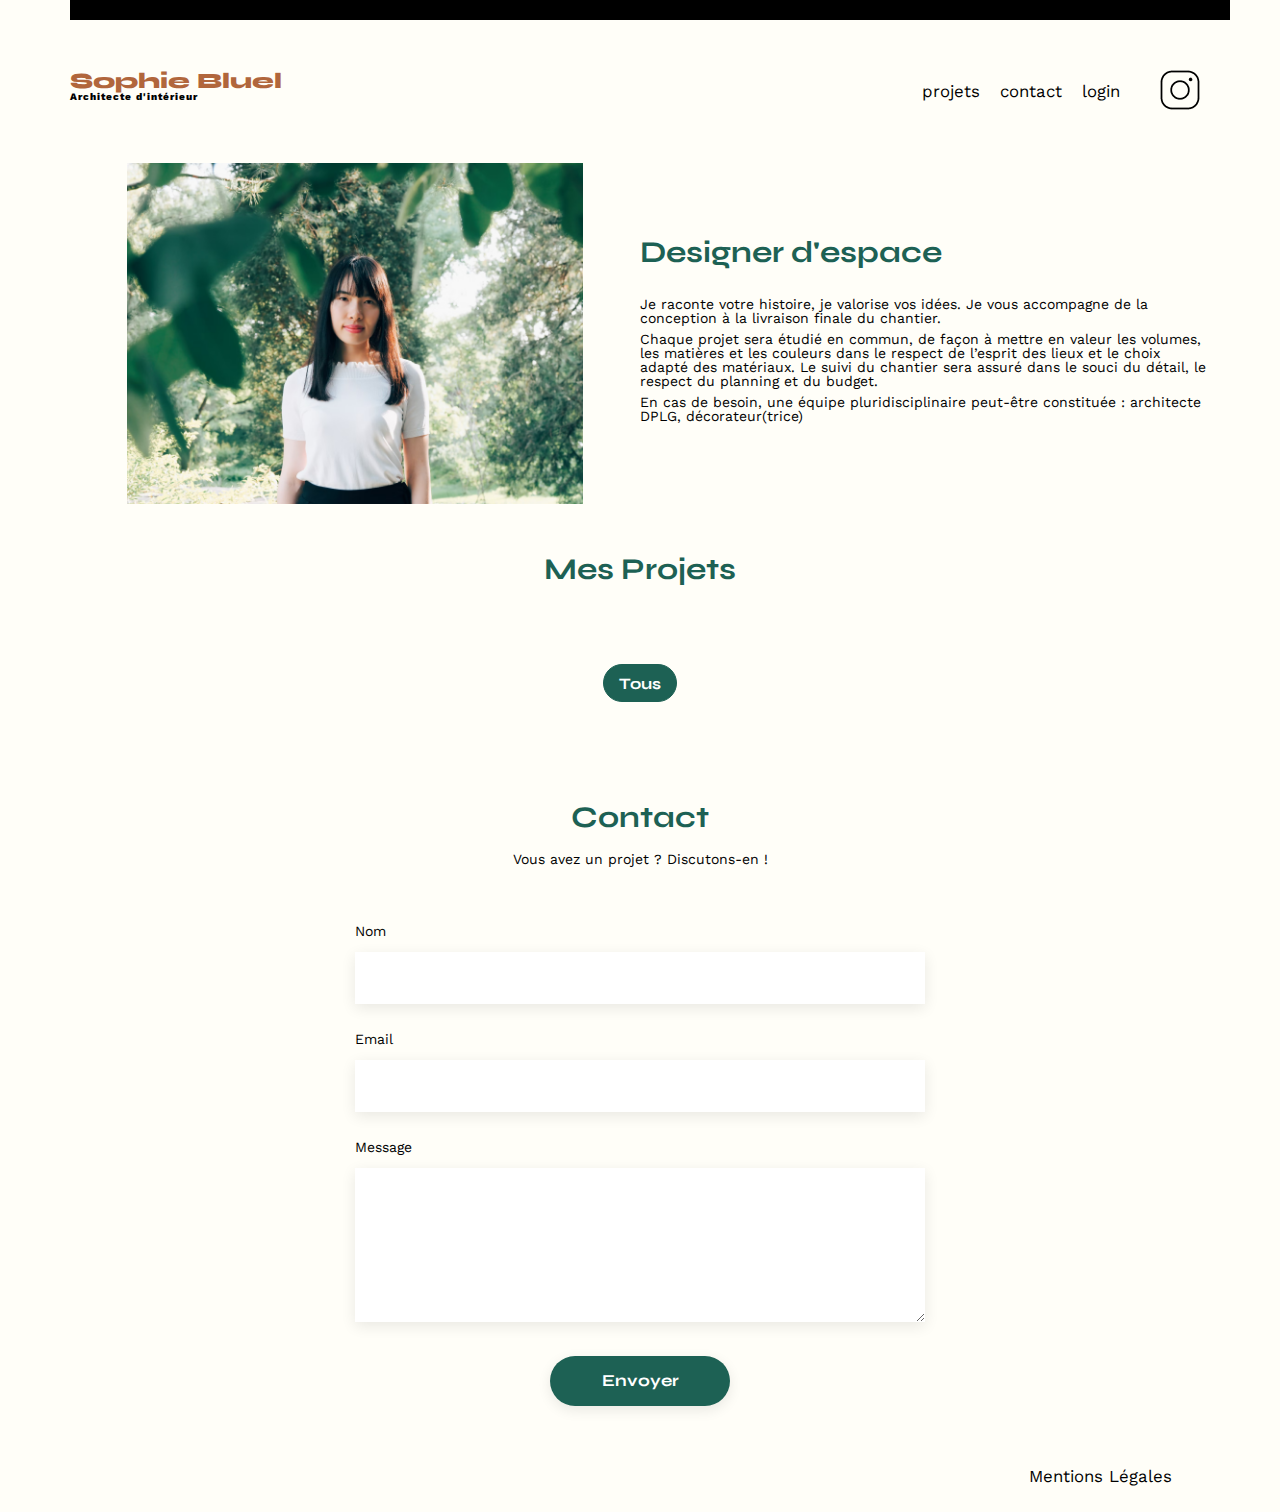
<file: FrontEnd/index.html>
<!DOCTYPE html>
<html lang="fr">
<head>
	<meta charset="UTF-8">
	<title>Sophie Bluel - Architecte d'intérieur</title>
	<meta name="viewport" content="width=device-width, initial-scale=1.0">
	<link rel="preconnect" href="https://fonts.googleapis.com">
	<link rel="preconnect" href="https://fonts.gstatic.com" crossorigin>
	<link href="https://fonts.googleapis.com/css2?family=Syne:wght@700;800&family=Work+Sans&display=swap" rel="stylesheet">
	<meta name="description" content="">
	<link rel="stylesheet" href="https://cdnjs.cloudflare.com/ajax/libs/font-awesome/6.2.1/css/all.min.css" integrity="sha512-MV7K8+y+gLIBoVD59lQIYicR65iaqukzvf/nwasF0nqhPay5w/9lJmVM2hMDcnK1OnMGCdVK+iQrJ7lzPJQd1w==" crossorigin="anonymous" referrerpolicy="no-referrer">
	<meta name="description" content="">
	<link rel="stylesheet" href="./style/style.css">
	<script src="projet.js"defer ></script>
	<script src="login.js" defer></script>
	
</head>
<body>
	<aside class="backgroundmodal ">
		<div id="modal">
			
		</div>
	</aside>
	<div class="edit_mode"></div>
	<header>
		
		<h1>Sophie Bluel <span>Architecte d'intérieur</span></h1>
		<nav>
			<ul>
				<li><a href="#portofolio">projets</a></li>
				<li><a href="#contact">contact</a></li>
				<li><a class="loginL" href="login.html">login</a></li>
				<li><a class="logoutL hide" href="index.html">logout</a></li>
				<li><img src="./assets/icons/instagram.png" alt="Instagram"></li>
			</ul>
		</nav>
	</header>
	<main class="main">
		
		<section id="introduction">
			<figure>
				<img src="./assets/images/sophie-bluel.png" alt="">
			</figure>
			<article>
				<h2>Designer d'espace</h2>
				<p>Je raconte votre histoire, je valorise vos idées. Je vous accompagne de la conception à la livraison finale du chantier.</p>
				<p>Chaque projet sera étudié en commun, de façon à mettre en valeur les volumes, les matières et les couleurs dans le respect de l’esprit des lieux et le choix adapté des matériaux. Le suivi du chantier sera assuré dans le souci du détail, le respect du planning et du budget.</p>
				<p>En cas de besoin, une équipe pluridisciplinaire peut-être constituée : architecte DPLG, décorateur(trice)</p>
			</article>
		</section>
		<section id="portfolio">
			<div class="divprojets">
				<h2>Mes Projets</h2>
			</div>

			<div class="sectionGallery">

				<div class="filters"></div>

				<div class="gallery"></div>

			</div>
		</section>
		<section id="contact">
			<h2>Contact</h2>
			<p>Vous avez un projet ? Discutons-en !</p>
			<form action="#" method="post">
				<label for="name">Nom</label>
				<input type="text" name="name" id="name">
				<label for="email">Email</label>
				<input type="email" name="email" id="email">
				<label for="message">Message</label>
				<textarea name="message" id="message" cols="30" rows="10"></textarea>
				<input type="submit" value="Envoyer">
			</form>
		</section>

		
	</main>

	<footer>
		<nav>
			<ul>
				<li>Mentions Légales</li>
			</ul>
		</nav>
	</footer>

</body>
</html>
</file>
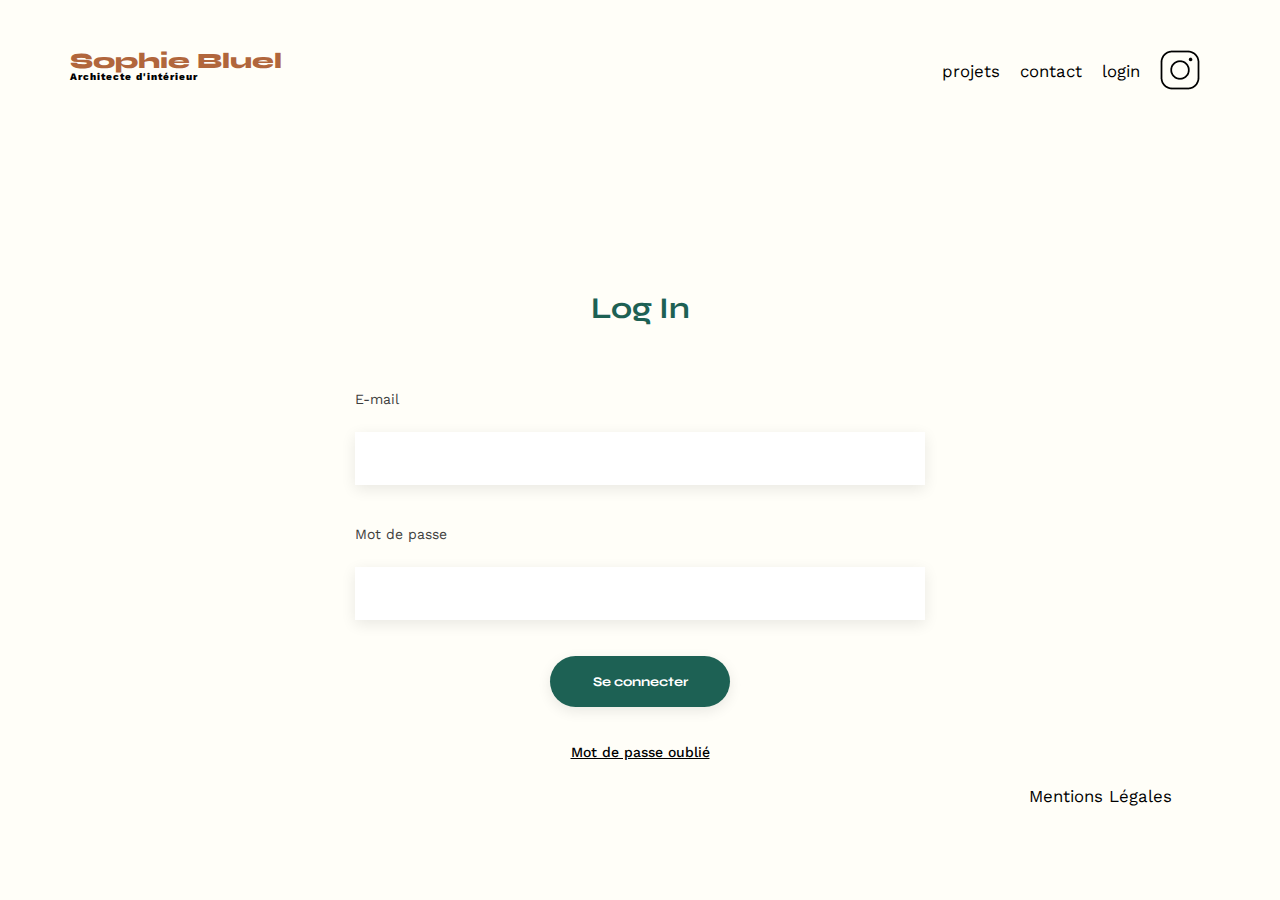
<file: FrontEnd/login.html>
<!DOCTYPE html>
<html lang="fr">
<head>
	<meta charset="UTF-8">
	<title>Sophie Bluel - Architecte d'intérieur</title>
	<meta name="viewport" content="width=device-width, initial-scale=1.0">
	<link rel="preconnect" href="https://fonts.googleapis.com">
	<link rel="preconnect" href="https://fonts.gstatic.com" crossorigin>
	<link href="https://fonts.googleapis.com/css2?family=Syne:wght@700;800&family=Work+Sans&display=swap" rel="stylesheet">
	<meta name="description" content="">
	<link rel="stylesheet" href="style/style.css">
	<script defer src="login.js"></script>
	
</head>
<body>
<header>
	<h1>Sophie Bluel <span>Architecte d'intérieur</span></h1>
	<nav>
		<ul>
			<li><a href="index.html#portofolio">projets</a></li>
			<li><a href="index.html#contact">contact</a></li>
			<li>login</li>
			<li><img src="./assets/icons/instagram.png" alt="Instagram"></li>
		</ul>
	</nav>
</header>
<main>
    <section id="login">
        <h2 class="title_login">Log In</h2>
		<p></p>
        <form action="#" method="POST">
            <label for="email">E-mail</label>
            <input type="email" id="email" name="email">
            <label for="password">Mot de passe</label>
            <input type="password" id="passwrd" name="password">
            <input type="submit" value="Se connecter">
            <a href="">Mot de passe oublié</a>
        </form>
		
    </section>

</main>

<footer>
	<nav>
		<ul>
			<li>Mentions Légales</li>
		</ul>
	</nav>
</footer>

</body>
</html>
</file>
<file: FrontEnd/style/style.css>
/* http://meyerweb.com/eric/tools/css/reset/
   v2.0 | 20110126
   License: none (public domain)
*/
html {
	scroll-behavior: smooth;
}


html, body, div, span, applet, object, iframe,
h1, h2, h3, h4, h5, h6, p, blockquote, pre,
a, abbr, acronym, address, big, cite, code,
del, dfn, em, img, ins, kbd, q, s, samp,
small, strike, strong, sub, sup, tt, var,
b, u, i, center,
dl, dt, dd, ol, ul, li,
fieldset, form, label, legend,
table, caption, tbody, tfoot, thead, tr, th, td,
article, aside, canvas, details, embed,
figure, figcaption, footer, header, hgroup,
menu, nav, output, ruby, section, summary,
time, mark, audio, video {
	margin: 0;
	padding: 0;
	border: 0;
	font-size: 100%;
	font: inherit;
	vertical-align: baseline;
	text-decoration: none;
	color: black;
	&:hover {
		color: #B1663C;
	}
}
/* HTML5 display-role reset for older browsers */
article, aside, details, figcaption, figure,
footer, header, hgroup, menu, nav, section {
	display: block;
}
body {
	line-height: 1;
	background: rgba(255, 254, 248, 1);

}
ol, ul {
	list-style: none;
}
blockquote, q {
	quotes: none;
}
blockquote:before, blockquote:after,
q:before, q:after {
	content: '';
	content: none;
}
table {
	border-collapse: collapse;
	border-spacing: 0;
}
/** end reset css**/
body {
	max-width: 1140px;
	margin:auto;
	font-family: 'Work Sans' ;
	font-size: 14px;
}
header {
	display: flex;
	justify-content: space-between;
	margin: 50px 0
}
section {
	margin: 50px 0
}

h1{
	display: flex;
	flex-direction: column;
	font-family: 'Syne';
	font-size: 22px;
	font-weight: 800;
	color: #B1663C
}

h1 > span {
	font-family: 'Work Sans';
	font-size:10px;
	letter-spacing: 0.1em;
;
}

h2{
	font-family: 'Syne';
	font-weight: 700;
	font-size: 30px;
	color: #1D6154
}
nav ul {
	display: flex;
	align-items: center;
	list-style-type: none;

}
nav li {
	padding: 0 10px;
	font-size: 1.2em;
	cursor: pointer;
}
nav a {
	text-decoration: none;
	color: #000;
	&:hover{
		color: #000;
		font-weight: 700;
	}
}

li:hover {
	color: #B1663C;
}
#introduction {
	display: flex;
	align-items: center;
}
#introduction figure {
	flex: 1
}
#introduction img {
	display: block;
	margin: auto;
	width: 80%;
}

#introduction article {
	flex: 1
}
#introduction h2 {
	margin-bottom: 1em;
}

#introduction p {
	margin-bottom: 0.5em;
}
#portfolio h2 {
	text-align: center;
	margin-bottom: 1em;
}
#portofolio {
	position: relative;
}
.gallery {
	width: 100%;
	display: grid;
	grid-template-columns: 1fr 1fr 1fr;
	grid-column-gap: 20px;
	grid-row-gap: 20px;
}

.gallery img {
	width: 100%;

}
#contact {
	width: 50%;
	margin: auto;
}
#contact > * {
	text-align: center;

}
#contact h2{
	margin-bottom: 20px;
}
#contact form {
	text-align: left;
	margin-top:30px;
	display: flex;
	flex-direction: column;
}

#contact input {
	height: 50px;
	font-size: 1.2em;
	border: none;
	box-shadow: 0px 4px 14px rgba(0, 0, 0, 0.09);
}
#contact label {
	margin: 2em 0 1em 0;
}
#contact textarea {
	border: none;
	box-shadow: 0px 4px 14px rgba(0, 0, 0, 0.09);
}

input[type="submit"]{
	font-family: 'Syne';
	font-weight: 700;
	color: white;
	background-color: #1D6154;
	margin : 2em auto ;
	width: 180px;
	text-align: center;
	border-radius: 60px ;
}

footer nav ul {
	display: flex;
	justify-content: flex-end;
	margin: 2em
}
/*****filters*****/
.filters {
	display: flex;
	justify-content: center;
	align-items: center;
	gap: 10px;
	margin-top: 50px;
	margin-bottom: 50px;

}
.button {
	border-radius: 60px;
	border: 1px solid #1D6154;
	background-color: white;
	cursor: pointer;
	height: 38px;
	font-family: "Syne";
	padding: 8px 15px;
	font-size: 16px;
	font-weight: 700;
}
.button_selected {
	background-color: #1D6154;
	color: white;
	border-radius: 60px;
	border: 1px solid #1D6154;
	cursor: pointer;
	height: 38px;
	font-family: "Syne";
	padding: 8px 15px;
	font-size: 16px;
	font-weight: 700;
}
/*.notshow {
	display: none;
}*/


/*****login****/

#login {
	width: 50%;
	padding-top: 150px;
	margin: auto;
	
}

.title_login {
	display: flex;
	justify-content: center;
	text-align: center;
}

#login form {
	display: flex;
	flex-direction: column;
	margin-top: 37px;
	gap: 10px;
}

#login input {
	
	height: 51px;
	top: 338px;
	left: 530px;
	gap: 0px;
	border: none;
	box-shadow: 0px 4px 14px rgba(0, 0, 0, 0.09);
}

#login label {
	margin: 32px 0 16px 0;
	color: #3d3d3d;
	font-size: 14px;
}

#login a {
	text-decoration: underline;
	width: 139px;
	height: 16px;
	color: black;
	font-family: Work Sans;
	font-size: 14px;
	font-weight: 500;
	line-height: 16.42px;
	margin: auto;
}
.error-message {
	color: red;
	display: flex;
	justify-content: center;
	margin-left: 25%;
	margin-top: 20px;
	box-sizing: border-box;
	border-radius: 20px;
	width: 45%;
	padding: 10px;
	box-shadow: rgba(0, 0, 0, 0.12) 0px 1px 3px, rgba(0, 0, 0, 0.24) 0px 1px 2px;
}
/*****mode edition/ banner *****/

.edit_mode {
	width: 100%;
	background-color: #000;
	display: flex;
	flex-direction: row;
	justify-content: center;
	align-items: center;
	font-family: work sans;
	padding: 10px;
}

.edit_mode p,
.edit_mode i{
	color: white;
	text-align: center;
	font-size: 14px;
	font-weight: 400;
	cursor: pointer;
	padding: 5px;
}
.edit_mode button {
	width: 216px;
	height: 38px;
	&:hover {
		opacity: 0.9;
	}
}

.edit-banner {
	height: 3.5rem;
	width: 100vw;
	margin-left: calc(50% - 50vw);
	background: #000;
	display: none;
	flex-direction: row;
	gap: 1rem;
	justify-content: center;
	align-items: center;
	font-family: 'work sans';
	font-size: 1rem;
	font-weight: 400;
	color: #FFF;
}
      
.edit-banner p,
.icon-banner i {
	color: #FFF;
	text-align: center;
	font-size: 16px;
	font-style: normal;
	font-weight: 400;
	line-height: normal;
	cursor: pointer;
	padding-top: 10px;
}

a {
	text-decoration: inherit;
	color: inherit;
}

.divprojets {
	display: flex;
	justify-content: center;
	gap: 20px;
}

.divprojets i {
	width: 15.58px;
	height: 15.58px;
	margin-top: 10px;
}

.divprojets p {
	font-size: 14px;
	margin-top: 10px;
	cursor: pointer;
	margin-left: 10px;
}

.divprojetsdiv {
	display: flex;
}


/*****Modal*****/
/*header, footer, #portofolio, #introduction, #contact {
	z-index: 1;
} */

.backgroundmodal {
	position: fixed;
	top: 0;
	left: 0;
	width: 100%;
	height: 100%;
	background: rgba(0, 0, 0, 0.5);
	box-sizing: border-box;
	align-items: center;
	justify-content: center;
	display: none;
}

#modal {
	background-color: white;
	width: 630px;
	max-width: calc(100vw - 20px);
	max-height: calc(100vh - 20px);
	overflow: auto;
	padding: 40px;
	display: flex;
	flex-direction: column;
	position: relative;
	box-sizing: border-box;
	border-radius: 10px;
	top: 10%;
}
.modalarrowX {
	display: flex;
	justify-content: space-between;
	gap: 60px;
}
.fa-arrow-left {
	font-size: 20px;
	text-align: left;
	cursor: pointer;
	width: 16px;
	position: absolute;
	top: 30px;
	left: 36px;
	
}
.fa-xmark {
	position: absolute;
	top: 30px;
	right: 36px;
	text-align: right;
	font-size: 20px;
	width: 16px;
	cursor: pointer;
	
}
.modalcontent,
.modalcontent2{
	display: flex;
	justify-content: center;
	align-content: center;
	flex-direction: column;
	margin-top: 20px;
	gap: 20px;
}
.modaltitle{
	align-self: center;
	font-size: 26px;
}
.borderbottom{
	display: flex;
	border: 1px solid black;
	width: 80%;
	align-self: center;
}
.buttonmodal{
	align-self: center;
	width: 40%;
	border-radius: 20px;
	background-color: #1D6154;
	color: white;
	font-size: 16px;
	cursor: pointer;
	padding: 5px;
	border: none;
}
.buttonmodalgrey{
	align-self: center;
	width: 40%;
	border-radius: 20px;
	background-color: #A7A7A7;
	color: white;
	font-size: 16px;
	cursor: pointer;
	padding: 5px;
	border: none;
}
.buttongreen {
	background-color: #1D6154;
}
.modalgallery{
	padding: 0 54px;
    width: 80%;
	display: flex;
	flex-direction: row;
	flex-wrap: wrap;
    gap: 8px;
}
.modalgallery img {
	height: 100px;
	object-fit: cover;
	width: 100%;
	
}
.workmodal {
	display: flex;
}
.noshow{
	font-size: 0px;
}
.fa-trash-can {
	color: white;
	background-color: black;
	width: 17px;
	height: 17px;
	position: absolute;
	padding:5px;
	top:2px;
	right:2px;
	cursor: pointer;
}
.divimagetrash{
	position: relative;
	margin-bottom: 10px;
}

.modalform {
	display: flex;
	flex-direction: column;
	align-items: center;
	margin-top: 36px;
}
.divform{
	background-color: #E8F1F6;
	border-radius: 3px;
	height: 170px;
	width: 80%;
	margin: auto;
	display: flex;
	flex-direction: column;
	align-items: center;
	position: relative;
}
.formbutton{
	height: 36px;
	width: 173px;
	text-align: center;
	background-color: #CBD6DC;
	color: #306685;
	font-size: 14px;
	border-radius: 50px;
	border: none;
	cursor: pointer;
}
.inputform{
	opacity: 0;
	position: absolute;
	bottom: 40px;
	cursor: pointer;
	height: 36px;
}
.fa-image {
	margin: 20px;
	font-size: 56px;
	color: rgb(189, 187, 187);
	background-color: #E8F1F6;
}
#photoPreview {
	position: absolute;
	height: 170px;
}
.formtext{
	font-size: 10px;
	margin-top: 5px;
}
.divtitre{
	display: flex;
	flex-direction: column;
	width: 80%;
	gap: 15px;
    justify-content: center;
    align-self: center;
}
#Titre,
#category{
	width: 100%;
	box-sizing: border-box;
	height: 50px;
	box-shadow: 0px 4px 14px rgba(0, 0, 0, 0.09);
	border: none;
	padding-left: 20px;
}

#modalId1,
#modalId2 {
	display: flex;
}
.hide{
	display: none;
}
.displayflex{
	display: flex;
}
</file>
